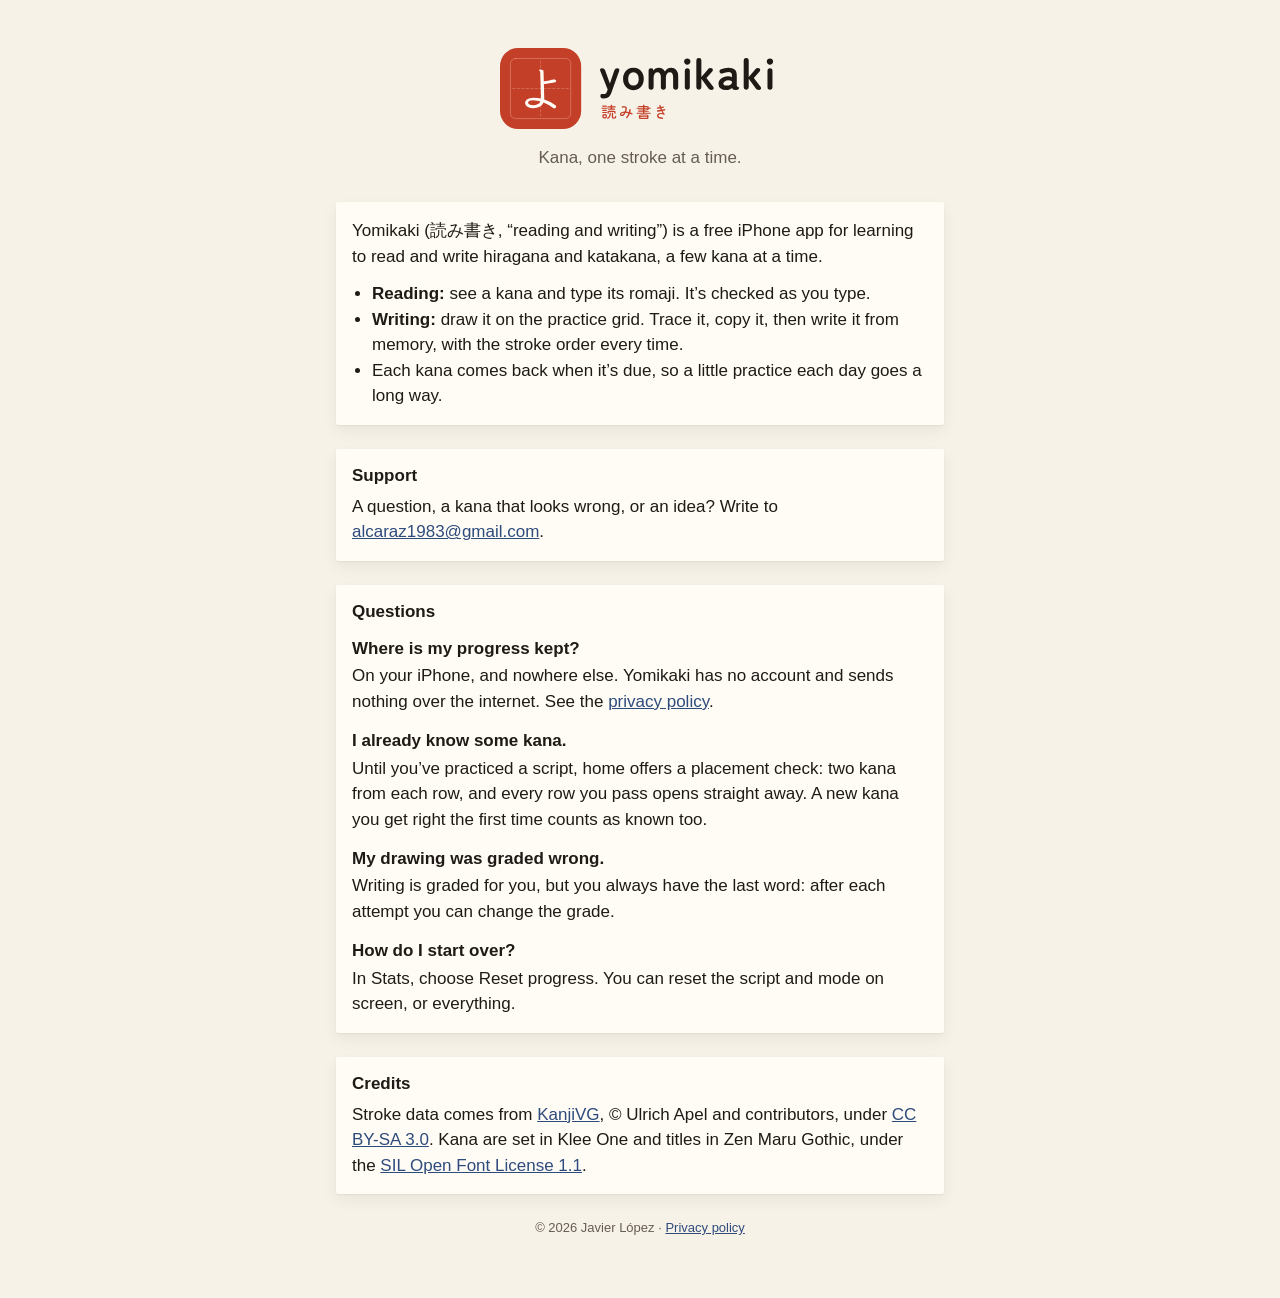
<file: index.html>
<!doctype html>
<html lang="en">
<head>
  <meta charset="utf-8">
  <meta name="viewport" content="width=device-width, initial-scale=1">
  <title>Yomikaki: learn to read and write hiragana and katakana</title>
  <meta name="description" content="Yomikaki is a free iPhone app for learning to read and write hiragana and katakana, a few kana at a time.">
  <link rel="icon" href="yomikaki-mark.svg" type="image/svg+xml">
  <link rel="stylesheet" href="style.css">
</head>
<body>
  <main>
    <header>
      <picture>
        <source srcset="yomikaki-lockup-dark.svg" media="(prefers-color-scheme: dark)">
        <img src="yomikaki-lockup.svg" alt="Yomikaki 読み書き" width="280" height="81">
      </picture>
      <p class="tagline">Kana, one stroke at a time.</p>
    </header>

    <section class="sheet">
      <p>Yomikaki (読み書き, “reading and writing”) is a free iPhone app for learning to read and write hiragana and katakana, a few kana at a time.</p>
      <ul>
        <li><strong>Reading:</strong> see a kana and type its romaji. It’s checked as you type.</li>
        <li><strong>Writing:</strong> draw it on the practice grid. Trace it, copy it, then write it from memory, with the stroke order every time.</li>
        <li>Each kana comes back when it’s due, so a little practice each day goes a long way.</li>
      </ul>
    </section>

    <section class="sheet" id="support">
      <h2>Support</h2>
      <p>A question, a kana that looks wrong, or an idea? Write to <a href="mailto:alcaraz1983@gmail.com">alcaraz1983@gmail.com</a>.</p>
    </section>

    <section class="sheet">
      <h2>Questions</h2>
      <h3>Where is my progress kept?</h3>
      <p>On your iPhone, and nowhere else. Yomikaki has no account and sends nothing over the internet. See the <a href="privacy.html">privacy policy</a>.</p>
      <h3>I already know some kana.</h3>
      <p>Until you’ve practiced a script, home offers a placement check: two kana from each row, and every row you pass opens straight away. A new kana you get right the first time counts as known too.</p>
      <h3>My drawing was graded wrong.</h3>
      <p>Writing is graded for you, but you always have the last word: after each attempt you can change the grade.</p>
      <h3>How do I start over?</h3>
      <p>In Stats, choose Reset progress. You can reset the script and mode on screen, or everything.</p>
    </section>

    <section class="sheet">
      <h2>Credits</h2>
      <p>Stroke data comes from <a href="https://kanjivg.tagaini.net">KanjiVG</a>, © Ulrich Apel and contributors, under <a href="https://creativecommons.org/licenses/by-sa/3.0/">CC BY-SA 3.0</a>. Kana are set in Klee One and titles in Zen Maru Gothic, under the <a href="https://openfontlicense.org">SIL Open Font License 1.1</a>.</p>
    </section>

    <footer>
      <p>© 2026 Javier López · <a href="privacy.html">Privacy policy</a></p>
    </footer>
  </main>
</body>
</html>
</file>
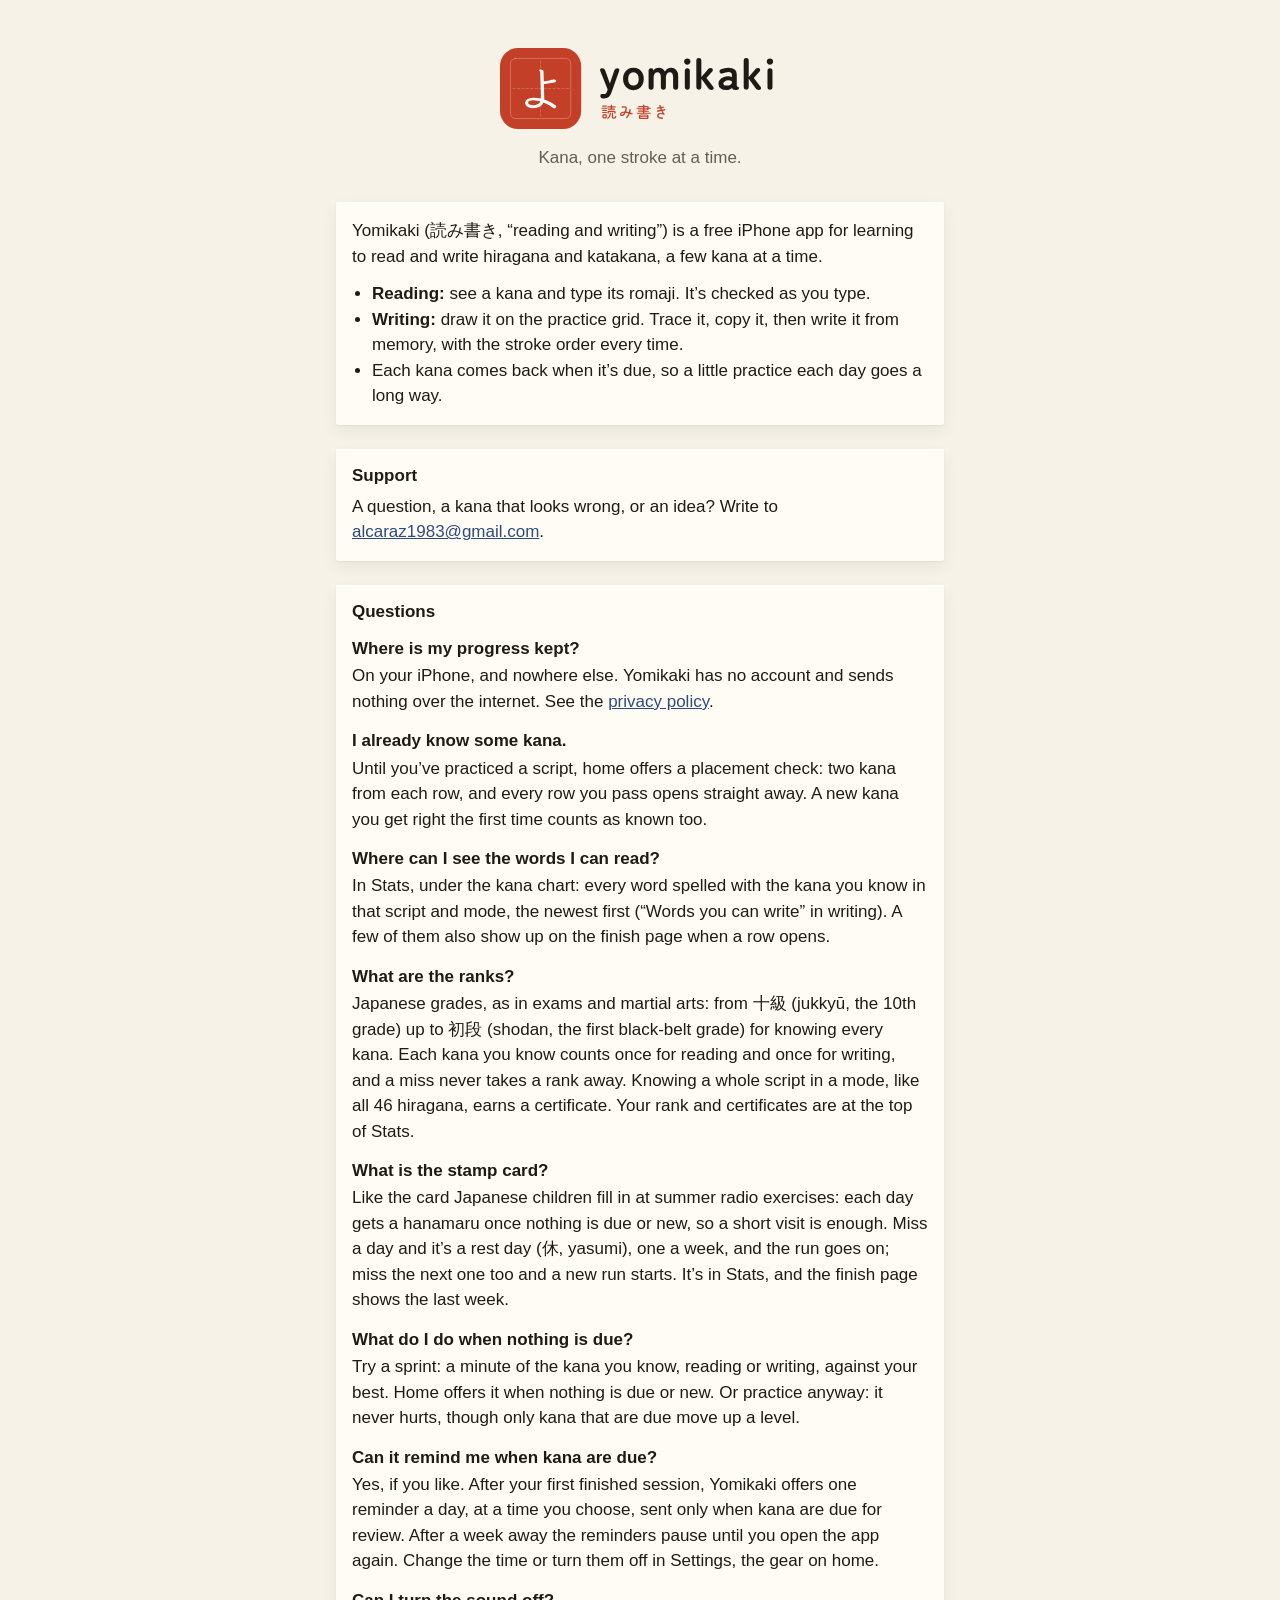
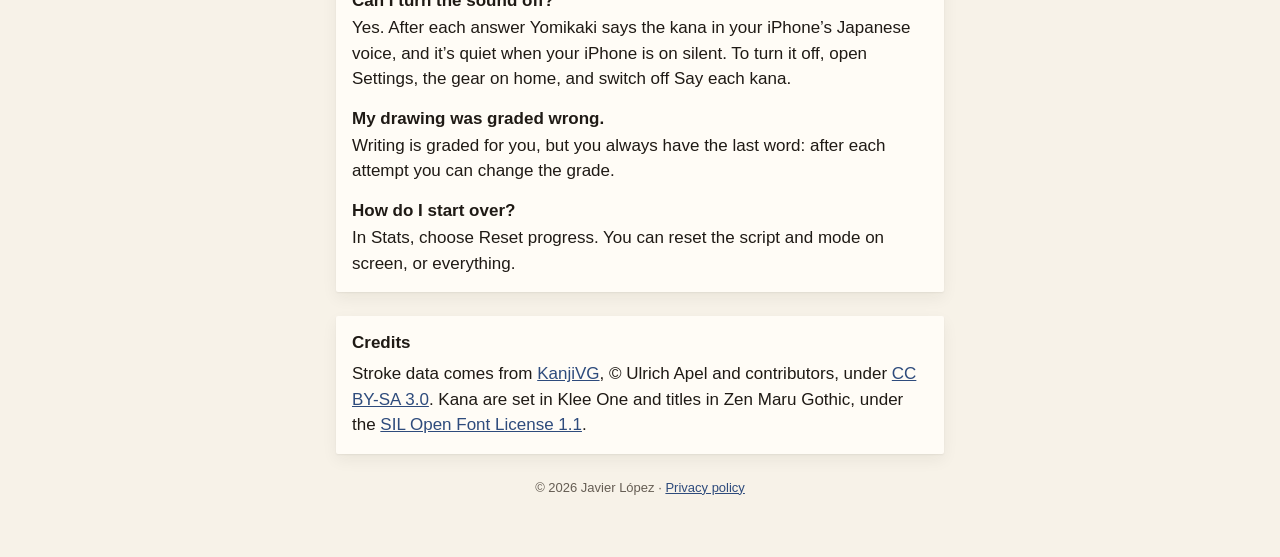
<file: docs/index.html>
<!doctype html>
<html lang="en">
<head>
  <meta charset="utf-8">
  <meta name="viewport" content="width=device-width, initial-scale=1">
  <title>Yomikaki: learn to read and write hiragana and katakana</title>
  <meta name="description" content="Yomikaki is a free iPhone app for learning to read and write hiragana and katakana, a few kana at a time.">
  <link rel="icon" href="yomikaki-mark.svg" type="image/svg+xml">
  <link rel="stylesheet" href="style.css">
</head>
<body>
  <main>
    <header>
      <picture>
        <source srcset="yomikaki-lockup-dark.svg" media="(prefers-color-scheme: dark)">
        <img src="yomikaki-lockup.svg" alt="Yomikaki 読み書き" width="280" height="81">
      </picture>
      <p class="tagline">Kana, one stroke at a time.</p>
    </header>

    <section class="sheet">
      <p>Yomikaki (読み書き, “reading and writing”) is a free iPhone app for learning to read and write hiragana and katakana, a few kana at a time.</p>
      <ul>
        <li><strong>Reading:</strong> see a kana and type its romaji. It’s checked as you type.</li>
        <li><strong>Writing:</strong> draw it on the practice grid. Trace it, copy it, then write it from memory, with the stroke order every time.</li>
        <li>Each kana comes back when it’s due, so a little practice each day goes a long way.</li>
      </ul>
    </section>

    <section class="sheet" id="support">
      <h2>Support</h2>
      <p>A question, a kana that looks wrong, or an idea? Write to <a href="mailto:alcaraz1983@gmail.com">alcaraz1983@gmail.com</a>.</p>
    </section>

    <section class="sheet">
      <h2>Questions</h2>
      <h3>Where is my progress kept?</h3>
      <p>On your iPhone, and nowhere else. Yomikaki has no account and sends nothing over the internet. See the <a href="privacy.html">privacy policy</a>.</p>
      <h3>I already know some kana.</h3>
      <p>Until you’ve practiced a script, home offers a placement check: two kana from each row, and every row you pass opens straight away. A new kana you get right the first time counts as known too.</p>
      <h3>Where can I see the words I can read?</h3>
      <p>In Stats, under the kana chart: every word spelled with the kana you know in that script and mode, the newest first (“Words you can write” in writing). A few of them also show up on the finish page when a row opens.</p>
      <h3>What are the ranks?</h3>
      <p>Japanese grades, as in exams and martial arts: from 十級 (jukkyū, the 10th grade) up to 初段 (shodan, the first black-belt grade) for knowing every kana. Each kana you know counts once for reading and once for writing, and a miss never takes a rank away. Knowing a whole script in a mode, like all 46 hiragana, earns a certificate. Your rank and certificates are at the top of Stats.</p>
      <h3>What is the stamp card?</h3>
      <p>Like the card Japanese children fill in at summer radio exercises: each day gets a hanamaru once nothing is due or new, so a short visit is enough. Miss a day and it’s a rest day (休, yasumi), one a week, and the run goes on; miss the next one too and a new run starts. It’s in Stats, and the finish page shows the last week.</p>
      <h3>What do I do when nothing is due?</h3>
      <p>Try a sprint: a minute of the kana you know, reading or writing, against your best. Home offers it when nothing is due or new. Or practice anyway: it never hurts, though only kana that are due move up a level.</p>
      <h3>Can it remind me when kana are due?</h3>
      <p>Yes, if you like. After your first finished session, Yomikaki offers one reminder a day, at a time you choose, sent only when kana are due for review. After a week away the reminders pause until you open the app again. Change the time or turn them off in Settings, the gear on home.</p>
      <h3>Can I turn the sound off?</h3>
      <p>Yes. After each answer Yomikaki says the kana in your iPhone’s Japanese voice, and it’s quiet when your iPhone is on silent. To turn it off, open Settings, the gear on home, and switch off Say each kana.</p>
      <h3>My drawing was graded wrong.</h3>
      <p>Writing is graded for you, but you always have the last word: after each attempt you can change the grade.</p>
      <h3>How do I start over?</h3>
      <p>In Stats, choose Reset progress. You can reset the script and mode on screen, or everything.</p>
    </section>

    <section class="sheet">
      <h2>Credits</h2>
      <p>Stroke data comes from <a href="https://kanjivg.tagaini.net">KanjiVG</a>, © Ulrich Apel and contributors, under <a href="https://creativecommons.org/licenses/by-sa/3.0/">CC BY-SA 3.0</a>. Kana are set in Klee One and titles in Zen Maru Gothic, under the <a href="https://openfontlicense.org">SIL Open Font License 1.1</a>.</p>
    </section>

    <footer>
      <p>© 2026 Javier López · <a href="privacy.html">Privacy policy</a></p>
    </footer>
  </main>
</body>
</html>
</file>
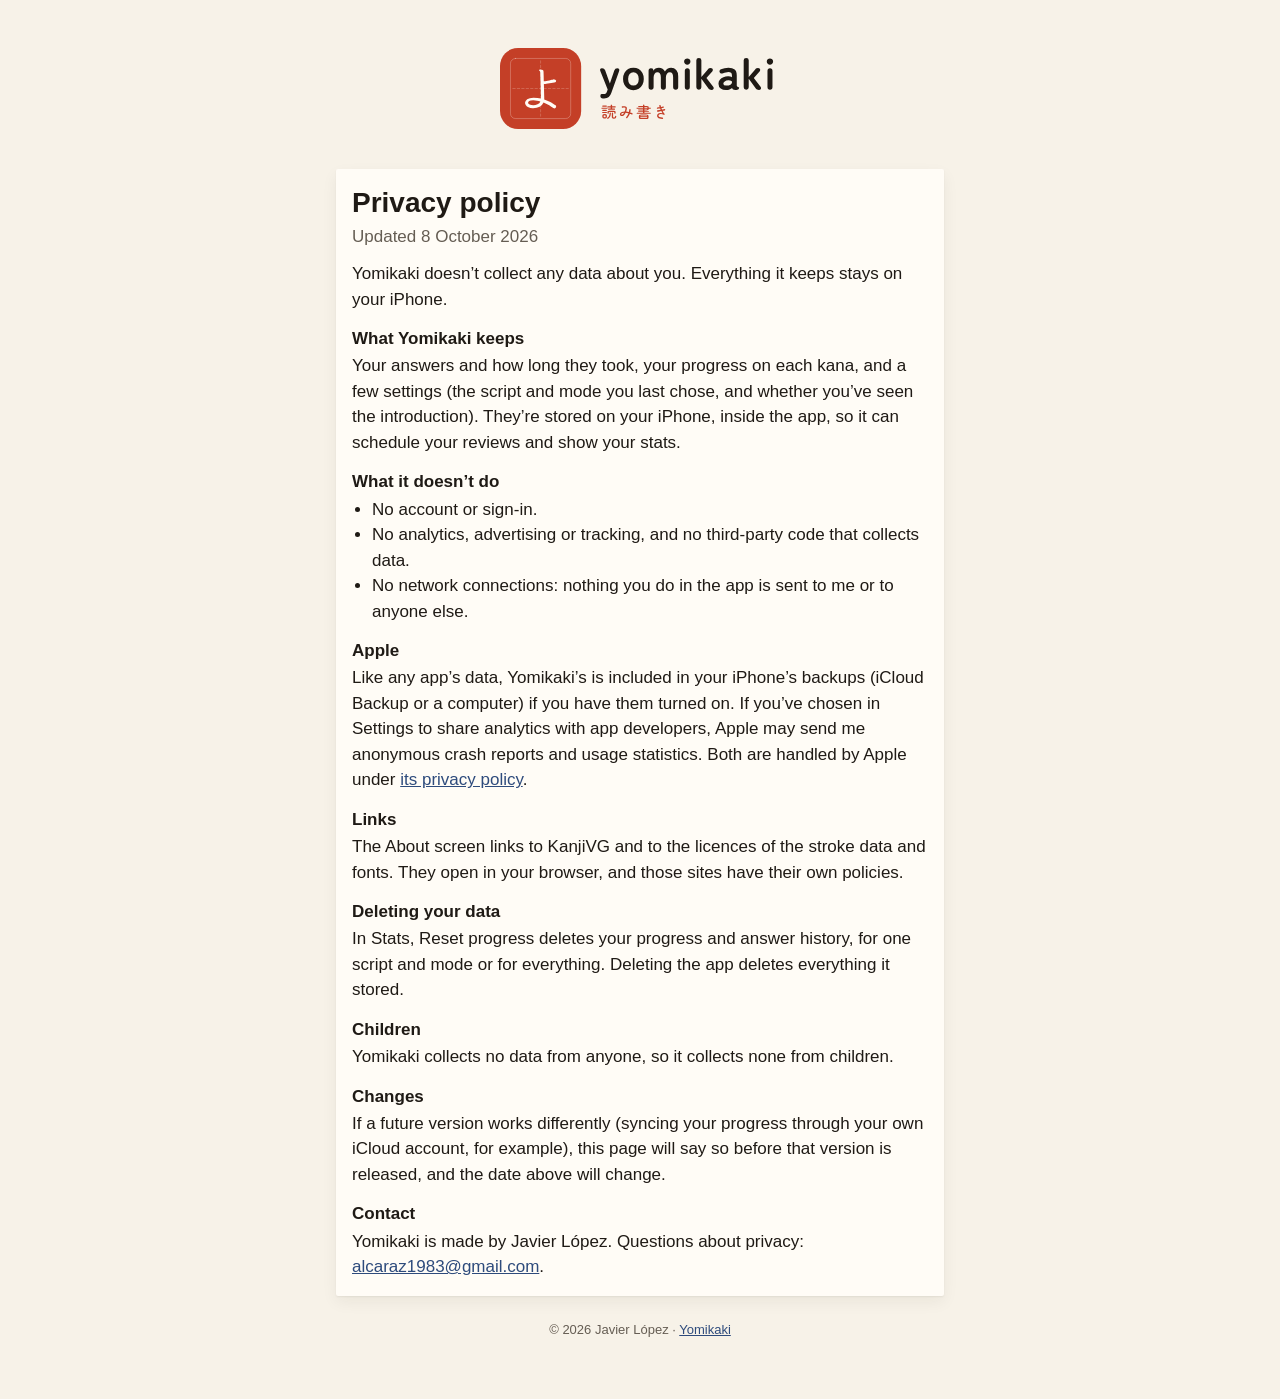
<file: privacy.html>
<!doctype html>
<html lang="en">
<head>
  <meta charset="utf-8">
  <meta name="viewport" content="width=device-width, initial-scale=1">
  <title>Privacy policy · Yomikaki</title>
  <meta name="description" content="Yomikaki doesn’t collect any data about you.">
  <link rel="icon" href="yomikaki-mark.svg" type="image/svg+xml">
  <link rel="stylesheet" href="style.css">
</head>
<body>
  <main>
    <header>
      <a href="./">
        <picture>
          <source srcset="yomikaki-lockup-dark.svg" media="(prefers-color-scheme: dark)">
          <img src="yomikaki-lockup.svg" alt="Yomikaki 読み書き" width="280" height="81">
        </picture>
      </a>
    </header>

    <section class="sheet">
      <h1>Privacy policy</h1>
      <p class="muted">Updated 8 October 2026</p>
      <p>Yomikaki doesn’t collect any data about you. Everything it keeps stays on your iPhone.</p>

      <h3>What Yomikaki keeps</h3>
      <p>Your answers and how long they took, your progress on each kana, and a few settings (the script and mode you last chose, and whether you’ve seen the introduction). They’re stored on your iPhone, inside the app, so it can schedule your reviews and show your stats.</p>

      <h3>What it doesn’t do</h3>
      <ul>
        <li>No account or sign-in.</li>
        <li>No analytics, advertising or tracking, and no third-party code that collects data.</li>
        <li>No network connections: nothing you do in the app is sent to me or to anyone else.</li>
      </ul>

      <h3>Apple</h3>
      <p>Like any app’s data, Yomikaki’s is included in your iPhone’s backups (iCloud Backup or a computer) if you have them turned on. If you’ve chosen in Settings to share analytics with app developers, Apple may send me anonymous crash reports and usage statistics. Both are handled by Apple under <a href="https://www.apple.com/legal/privacy/">its privacy policy</a>.</p>

      <h3>Links</h3>
      <p>The About screen links to KanjiVG and to the licences of the stroke data and fonts. They open in your browser, and those sites have their own policies.</p>

      <h3>Deleting your data</h3>
      <p>In Stats, Reset progress deletes your progress and answer history, for one script and mode or for everything. Deleting the app deletes everything it stored.</p>

      <h3>Children</h3>
      <p>Yomikaki collects no data from anyone, so it collects none from children.</p>

      <h3>Changes</h3>
      <p>If a future version works differently (syncing your progress through your own iCloud account, for example), this page will say so before that version is released, and the date above will change.</p>

      <h3>Contact</h3>
      <p>Yomikaki is made by Javier López. Questions about privacy: <a href="mailto:alcaraz1983@gmail.com">alcaraz1983@gmail.com</a>.</p>
    </section>

    <footer>
      <p>© 2026 Javier López · <a href="./">Yomikaki</a></p>
    </footer>
  </main>
</body>
</html>
</file>
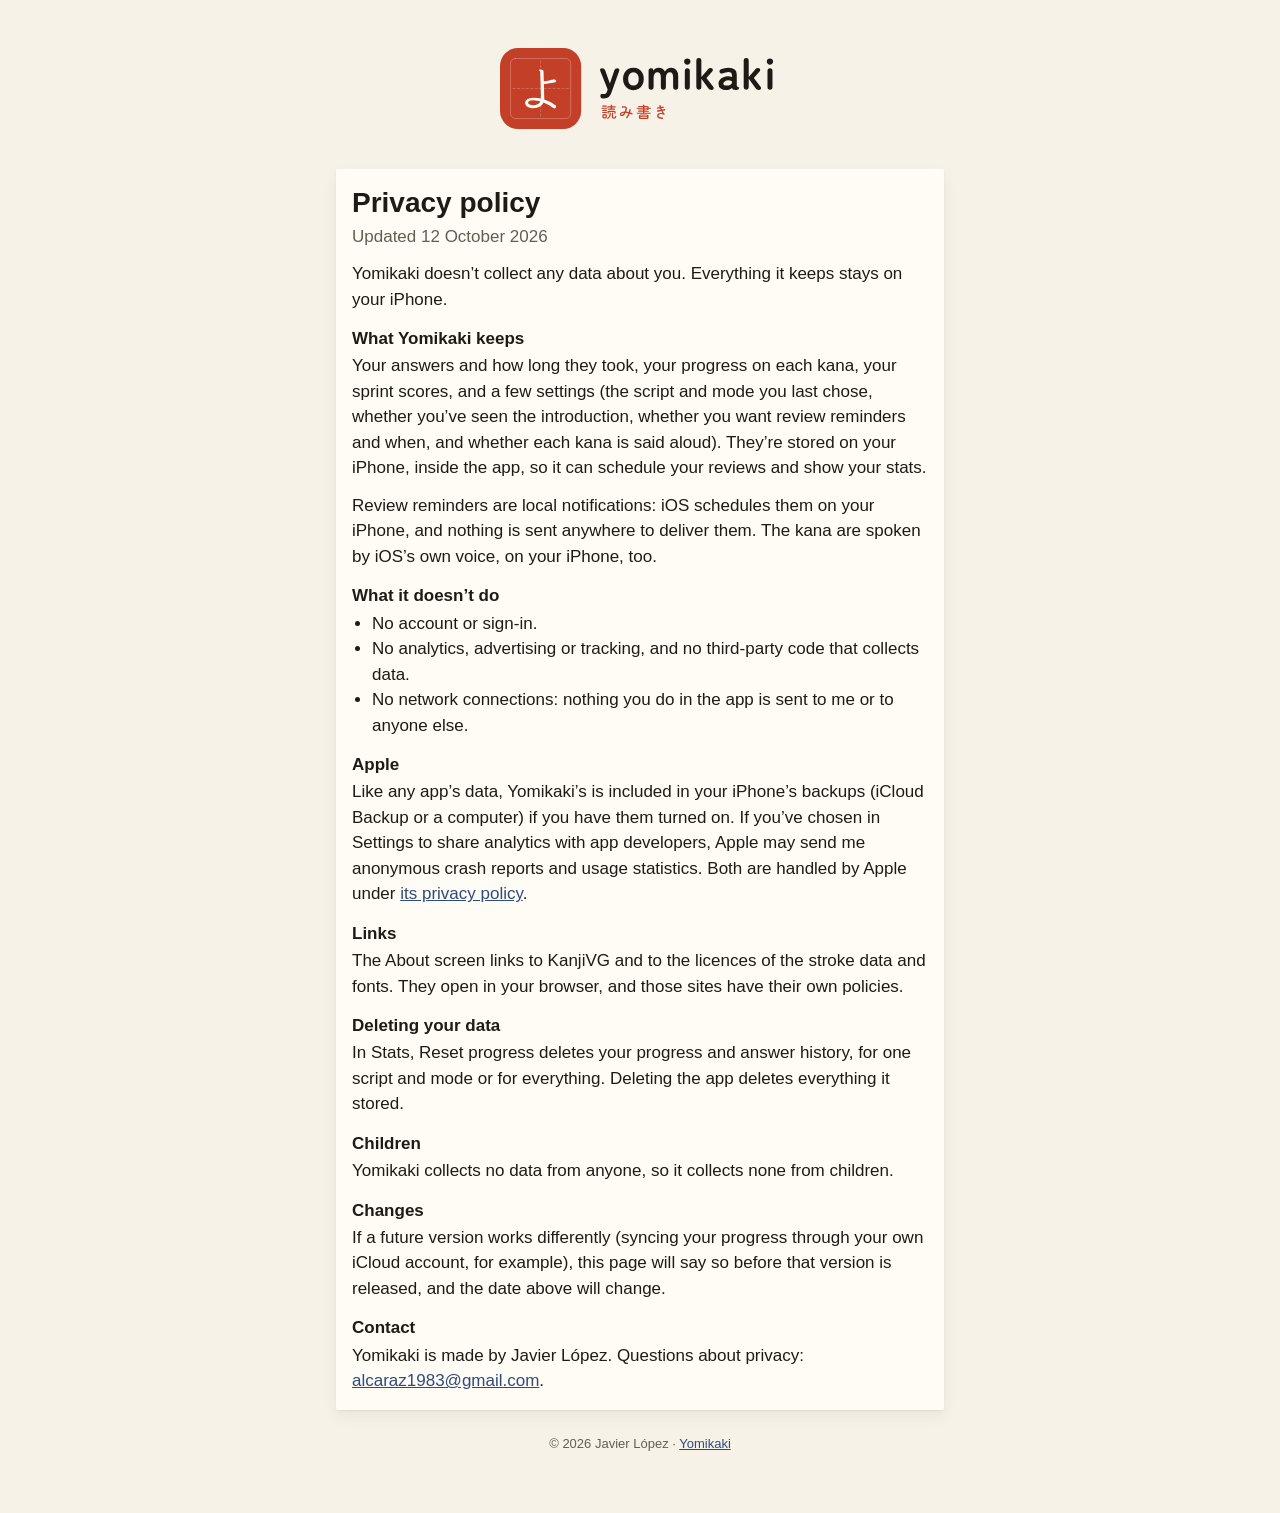
<file: docs/privacy.html>
<!doctype html>
<html lang="en">
<head>
  <meta charset="utf-8">
  <meta name="viewport" content="width=device-width, initial-scale=1">
  <title>Privacy policy · Yomikaki</title>
  <meta name="description" content="Yomikaki doesn’t collect any data about you.">
  <link rel="icon" href="yomikaki-mark.svg" type="image/svg+xml">
  <link rel="stylesheet" href="style.css">
</head>
<body>
  <main>
    <header>
      <a href="./">
        <picture>
          <source srcset="yomikaki-lockup-dark.svg" media="(prefers-color-scheme: dark)">
          <img src="yomikaki-lockup.svg" alt="Yomikaki 読み書き" width="280" height="81">
        </picture>
      </a>
    </header>

    <section class="sheet">
      <h1>Privacy policy</h1>
      <p class="muted">Updated 12 October 2026</p>
      <p>Yomikaki doesn’t collect any data about you. Everything it keeps stays on your iPhone.</p>

      <h3>What Yomikaki keeps</h3>
      <p>Your answers and how long they took, your progress on each kana, your sprint scores, and a few settings (the script and mode you last chose, whether you’ve seen the introduction, whether you want review reminders and when, and whether each kana is said aloud). They’re stored on your iPhone, inside the app, so it can schedule your reviews and show your stats.</p>
      <p>Review reminders are local notifications: iOS schedules them on your iPhone, and nothing is sent anywhere to deliver them. The kana are spoken by iOS’s own voice, on your iPhone, too.</p>

      <h3>What it doesn’t do</h3>
      <ul>
        <li>No account or sign-in.</li>
        <li>No analytics, advertising or tracking, and no third-party code that collects data.</li>
        <li>No network connections: nothing you do in the app is sent to me or to anyone else.</li>
      </ul>

      <h3>Apple</h3>
      <p>Like any app’s data, Yomikaki’s is included in your iPhone’s backups (iCloud Backup or a computer) if you have them turned on. If you’ve chosen in Settings to share analytics with app developers, Apple may send me anonymous crash reports and usage statistics. Both are handled by Apple under <a href="https://www.apple.com/legal/privacy/">its privacy policy</a>.</p>

      <h3>Links</h3>
      <p>The About screen links to KanjiVG and to the licences of the stroke data and fonts. They open in your browser, and those sites have their own policies.</p>

      <h3>Deleting your data</h3>
      <p>In Stats, Reset progress deletes your progress and answer history, for one script and mode or for everything. Deleting the app deletes everything it stored.</p>

      <h3>Children</h3>
      <p>Yomikaki collects no data from anyone, so it collects none from children.</p>

      <h3>Changes</h3>
      <p>If a future version works differently (syncing your progress through your own iCloud account, for example), this page will say so before that version is released, and the date above will change.</p>

      <h3>Contact</h3>
      <p>Yomikaki is made by Javier López. Questions about privacy: <a href="mailto:alcaraz1983@gmail.com">alcaraz1983@gmail.com</a>.</p>
    </section>

    <footer>
      <p>© 2026 Javier López · <a href="./">Yomikaki</a></p>
    </footer>
  </main>
</body>
</html>
</file>
<file: style.css>
/* Yomikaki's web pages: the app's tokens (design/tokens.json) on paper. */

:root {
  color-scheme: light dark;
  --paper: #f7f2e8;
  --paper-raised: #fffcf6;
  --ink: #1f1a15;
  --ink-muted: #655d53;
  --ai: #2e4b7c;
  --shadow-card: 0 1px 2px rgba(31, 26, 21, 0.06), 0 6px 16px rgba(31, 26, 21, 0.06);
  --radius-paper: 2px;
}

@media (prefers-color-scheme: dark) {
  :root {
    --paper: #17140f;
    --paper-raised: #221e18;
    --ink: #f2ebdf;
    --ink-muted: #a99f91;
    --ai: #93aedb;
    --shadow-card: 0 1px 2px rgba(0, 0, 0, 0.5);
  }
}

* {
  box-sizing: border-box;
}

body {
  margin: 0;
  background: var(--paper);
  color: var(--ink);
  font: 17px/1.5 -apple-system, BlinkMacSystemFont, "Helvetica Neue", "Hiragino Sans", sans-serif;
  -webkit-text-size-adjust: 100%;
}

main {
  max-width: 640px;
  margin: 0 auto;
  padding: 48px 16px;
}

header {
  text-align: center;
  margin-bottom: 32px;
}

header img {
  width: 280px;
  height: auto;
}

.tagline {
  color: var(--ink-muted);
  margin: 8px 0 0;
}

/* A sheet of paper on the washi ground: square corner, shadow, no outline. */
.sheet {
  background: var(--paper-raised);
  border-radius: var(--radius-paper);
  box-shadow: var(--shadow-card);
  padding: 16px;
  margin-bottom: 24px;
}

h1,
h2,
h3 {
  font-weight: 600;
  line-height: 1.25;
}

h1 {
  font-size: 28px;
  margin: 0 0 4px;
}

h2 {
  font-size: 17px;
  margin: 0 0 8px;
}

h3 {
  font-size: 17px;
  margin: 16px 0 4px;
}

p,
ul {
  margin: 0 0 12px;
}

ul {
  padding-left: 20px;
}

.sheet > :first-child {
  margin-top: 0;
}

.sheet > :last-child {
  margin-bottom: 0;
}

.muted {
  color: var(--ink-muted);
}

a {
  color: var(--ai);
}

footer {
  color: var(--ink-muted);
  font-size: 13px;
  text-align: center;
}
</file>
<file: docs/style.css>
/* Yomikaki's web pages: the app's tokens (design/tokens.json) on paper. */

:root {
  color-scheme: light dark;
  --paper: #f7f2e8;
  --paper-raised: #fffcf6;
  --ink: #1f1a15;
  --ink-muted: #655d53;
  --ai: #2e4b7c;
  --shadow-card: 0 1px 2px rgba(31, 26, 21, 0.06), 0 6px 16px rgba(31, 26, 21, 0.06);
  --radius-paper: 2px;
}

@media (prefers-color-scheme: dark) {
  :root {
    --paper: #17140f;
    --paper-raised: #221e18;
    --ink: #f2ebdf;
    --ink-muted: #a99f91;
    --ai: #93aedb;
    --shadow-card: 0 1px 2px rgba(0, 0, 0, 0.5);
  }
}

* {
  box-sizing: border-box;
}

body {
  margin: 0;
  background: var(--paper);
  color: var(--ink);
  font: 17px/1.5 -apple-system, BlinkMacSystemFont, "Helvetica Neue", "Hiragino Sans", sans-serif;
  -webkit-text-size-adjust: 100%;
}

main {
  max-width: 640px;
  margin: 0 auto;
  padding: 48px 16px;
}

header {
  text-align: center;
  margin-bottom: 32px;
}

header img {
  width: 280px;
  height: auto;
}

.tagline {
  color: var(--ink-muted);
  margin: 8px 0 0;
}

/* A sheet of paper on the washi ground: square corner, shadow, no outline. */
.sheet {
  background: var(--paper-raised);
  border-radius: var(--radius-paper);
  box-shadow: var(--shadow-card);
  padding: 16px;
  margin-bottom: 24px;
}

h1,
h2,
h3 {
  font-weight: 600;
  line-height: 1.25;
}

h1 {
  font-size: 28px;
  margin: 0 0 4px;
}

h2 {
  font-size: 17px;
  margin: 0 0 8px;
}

h3 {
  font-size: 17px;
  margin: 16px 0 4px;
}

p,
ul {
  margin: 0 0 12px;
}

ul {
  padding-left: 20px;
}

.sheet > :first-child {
  margin-top: 0;
}

.sheet > :last-child {
  margin-bottom: 0;
}

.muted {
  color: var(--ink-muted);
}

a {
  color: var(--ai);
}

footer {
  color: var(--ink-muted);
  font-size: 13px;
  text-align: center;
}
</file>
